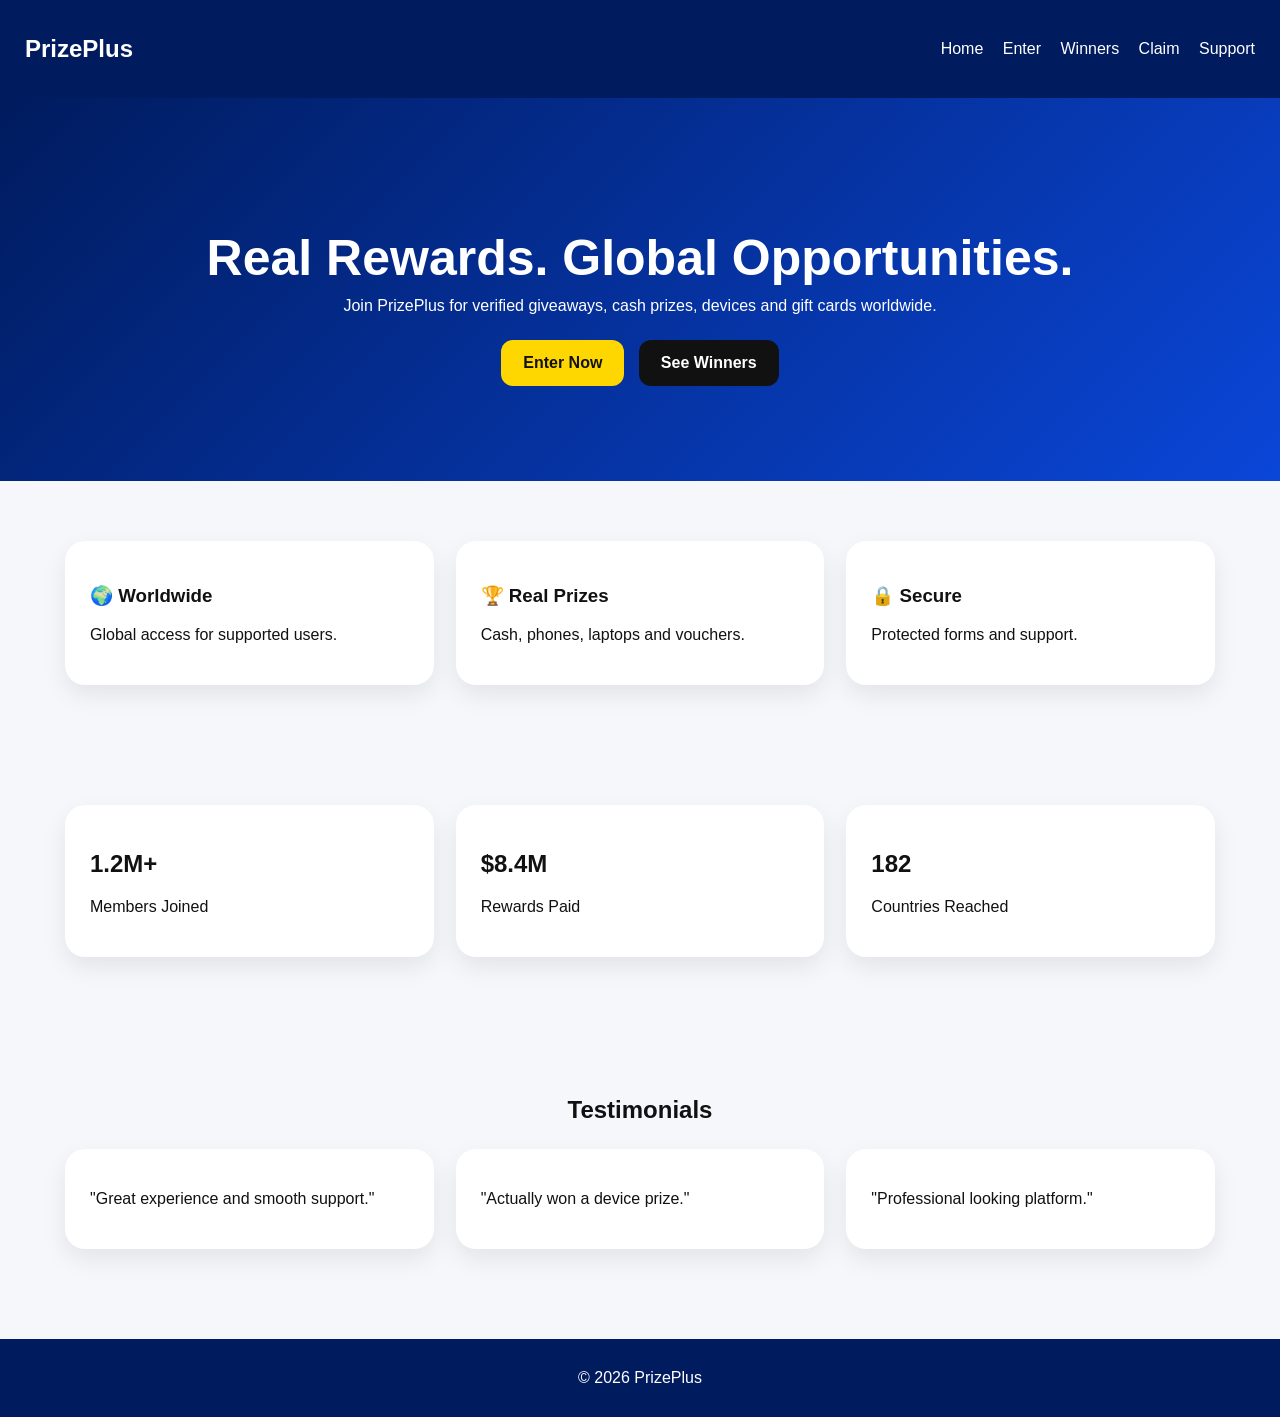
<file: index.html>
<!-- index.html -->
<!DOCTYPE html>
<html lang="en">
<head>
<meta charset="UTF-8">
<meta name="viewport" content="width=device-width, initial-scale=1.0">
<title>PrizePlus</title>
<link rel="stylesheet" href="style.css">
</head>
<body>

<header>
  <h2>PrizePlus</h2>
  <nav>
    <a href="index.html">Home</a>
    <a href="enter.html">Enter</a>
    <a href="winners.html">Winners</a>
    <a href="claim.html">Claim</a>
    <a href="contact.html">Support</a>
  </nav>
</header>

<section class="hero">
  <h1>Real Rewards. Global Opportunities.</h1>
  <p>Join PrizePlus for verified giveaways, cash prizes, devices and gift cards worldwide.</p>
  <a class="btn gold" href="enter.html">Enter Now</a>
  <a class="btn dark" href="winners.html">See Winners</a>
</section>

<section class="wrap grid">
  <div class="card"><h3>🌍 Worldwide</h3><p>Global access for supported users.</p></div>
  <div class="card"><h3>🏆 Real Prizes</h3><p>Cash, phones, laptops and vouchers.</p></div>
  <div class="card"><h3>🔒 Secure</h3><p>Protected forms and support.</p></div>
</section>

<section class="wrap grid">
  <div class="card"><h2>1.2M+</h2><p>Members Joined</p></div>
  <div class="card"><h2>$8.4M</h2><p>Rewards Paid</p></div>
  <div class="card"><h2>182</h2><p>Countries Reached</p></div>
</section>

<section class="wrap">
<h2 class="center">Testimonials</h2>
<div class="grid">
<div class="card"><p>"Great experience and smooth support."</p></div>
<div class="card"><p>"Actually won a device prize."</p></div>
<div class="card"><p>"Professional looking platform."</p></div>
</div>
</section>

<footer>© 2026 PrizePlus</footer>

<script src="script.js"></script>
</body>
</html>
</file>
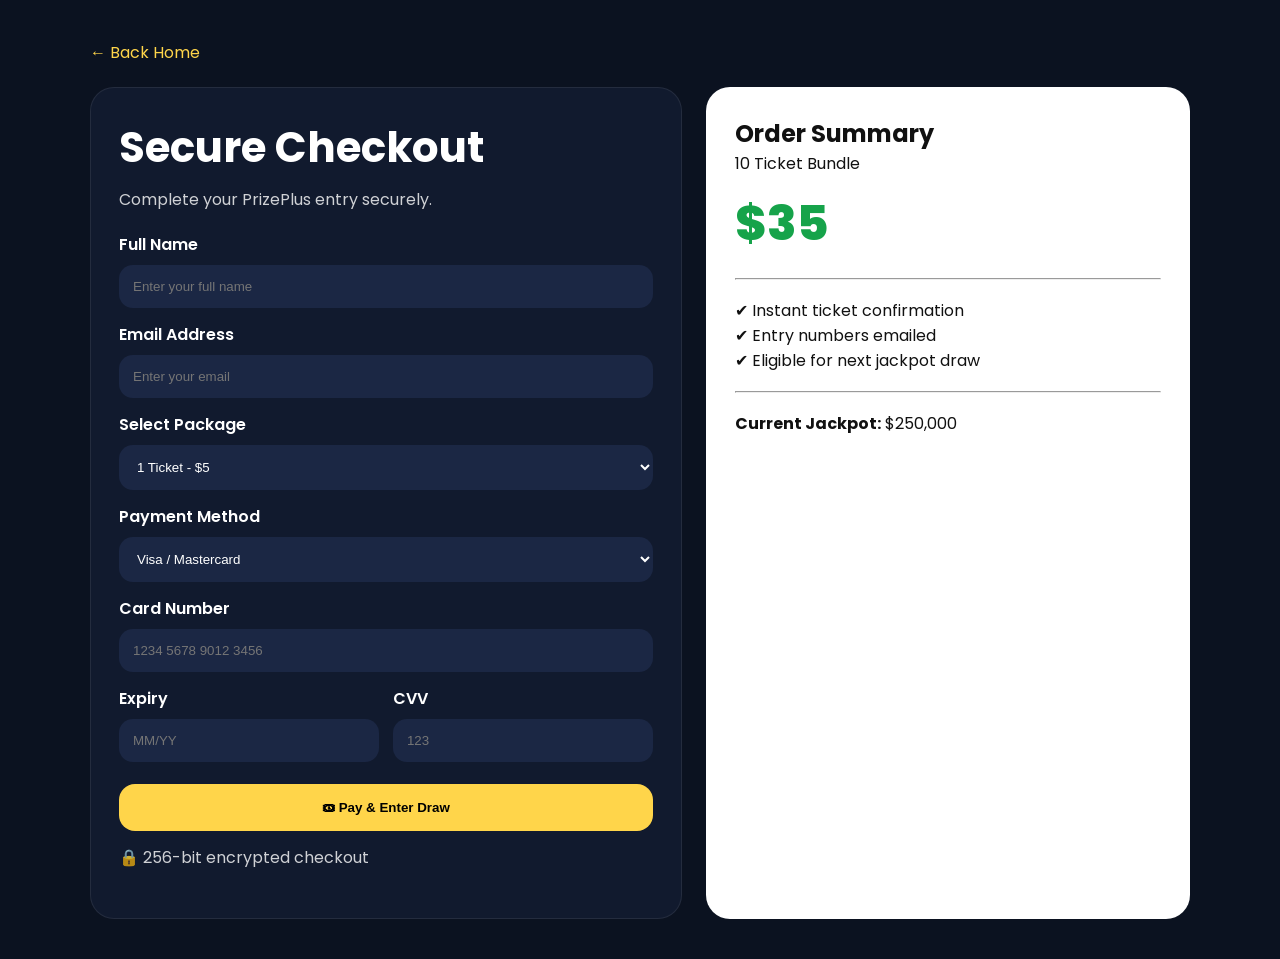
<file: checkout.html>
<!DOCTYPE html>
<html lang="en">
<head>
<meta charset="UTF-8">
<meta name="viewport" content="width=device-width, initial-scale=1.0">
<title>PrizePlus Checkout</title>
<link href="https://fonts.googleapis.com/css2?family=Poppins:wght@400;600;700&display=swap" rel="stylesheet">

<style>
*{margin:0;padding:0;box-sizing:border-box;}
body{
font-family:Poppins,sans-serif;
background:#0b1220;
color:#fff;
}
.container{
width:92%;
max-width:1100px;
margin:auto;
padding:40px 0;
}
.grid{
display:grid;
grid-template-columns:1.1fr .9fr;
gap:24px;
}
.card{
background:#111a2e;
padding:28px;
border-radius:24px;
border:1px solid rgba(255,255,255,.08);
}
.summary{
background:#fff;
color:#111;
}
h1{
font-size:42px;
margin-bottom:8px;
}
p.small{
opacity:.8;
margin-bottom:20px;
}
label{
display:block;
margin:14px 0 8px;
font-weight:600;
}
input,select{
width:100%;
padding:14px;
border:none;
border-radius:14px;
background:#1b2744;
color:#fff;
}
.row{
display:grid;
grid-template-columns:1fr 1fr;
gap:14px;
}
button{
width:100%;
padding:16px;
margin-top:22px;
border:none;
border-radius:16px;
background:#ffd54a;
font-weight:800;
cursor:pointer;
}
.price{
font-size:48px;
font-weight:800;
color:#16a34a;
margin:12px 0;
}
a{
color:#ffd54a;
text-decoration:none;
}
@media(max-width:900px){
.grid,.row{grid-template-columns:1fr;}
}
</style>
</head>

<body>

<div class="container">

<div style="margin-bottom:22px;">
<a href="index.html">← Back Home</a>
</div>

<div class="grid">

<div class="card">
<h1>Secure Checkout</h1>
<p class="small">Complete your PrizePlus entry securely.</p>

<label>Full Name</label>
<input type="text" placeholder="Enter your full name">

<label>Email Address</label>
<input type="email" placeholder="Enter your email">

<label>Select Package</label>
<select>
<option>1 Ticket - $5</option>
<option>5 Tickets - $20</option>
<option>10 Tickets - $35</option>
</select>

<label>Payment Method</label>
<select>
<option>Visa / Mastercard</option>
<option>PayPal</option>
<option>Bank Transfer</option>
<option>Mobile Wallet</option>
</select>

<label>Card Number</label>
<input type="text" placeholder="1234 5678 9012 3456">

<div class="row">
<div>
<label>Expiry</label>
<input type="text" placeholder="MM/YY">
</div>

<div>
<label>CVV</label>
<input type="text" placeholder="123">
</div>
</div>

<button>🎟 Pay & Enter Draw</button>

<p class="small" style="margin-top:14px;">🔒 256-bit encrypted checkout</p>

</div>

<div class="card summary">
<h2>Order Summary</h2>
<p>10 Ticket Bundle</p>

<div class="price">$35</div>

<hr style="margin:18px 0;">

<p>✔ Instant ticket confirmation</p>
<p>✔ Entry numbers emailed</p>
<p>✔ Eligible for next jackpot draw</p>

<hr style="margin:18px 0;">

<p><strong>Current Jackpot:</strong> $250,000</p>
</div>

</div>
</div>

</body>
</html>
</file>
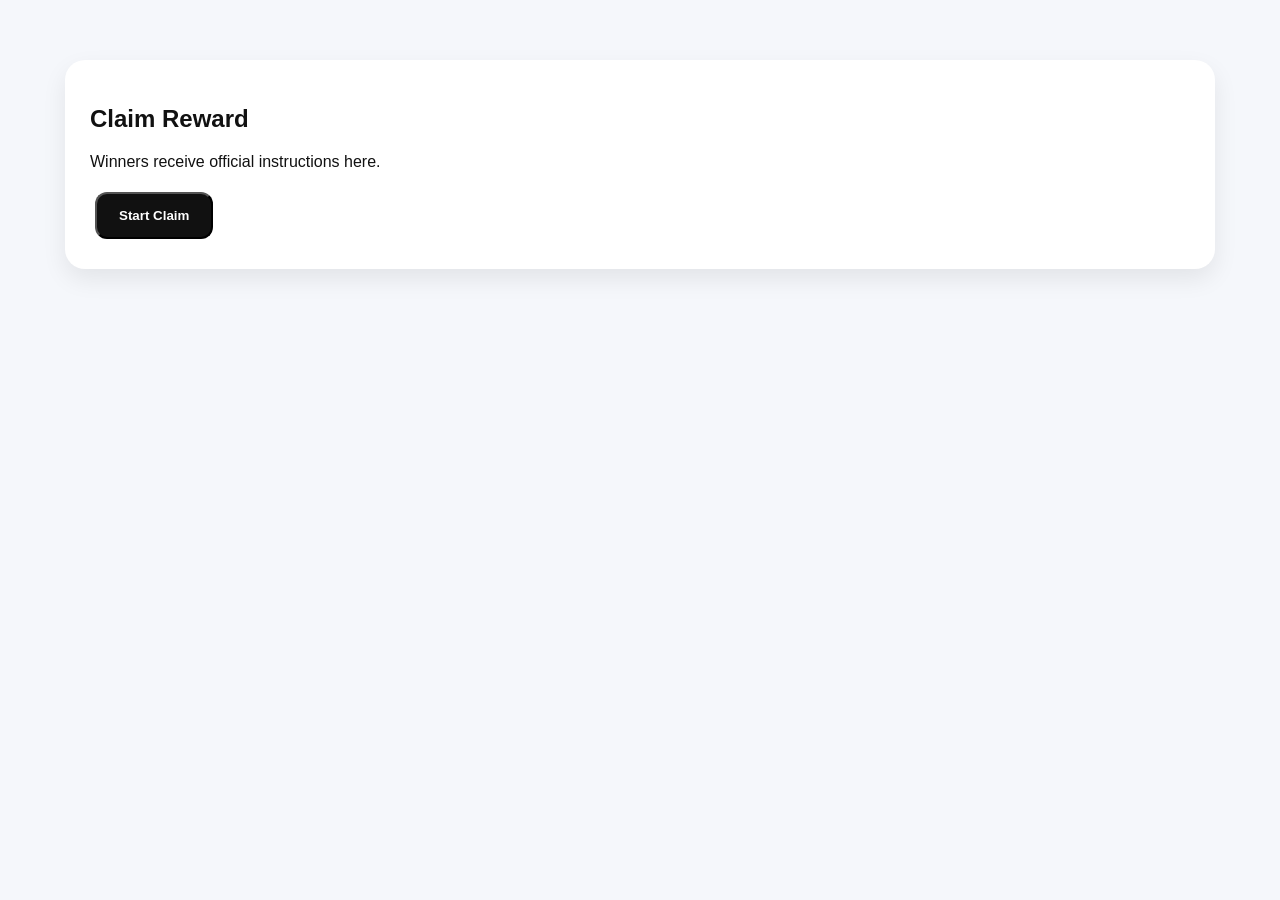
<file: claim.html>
<!-- claim.html -->
<!DOCTYPE html>
<html>
<head>
<title>Claim Prize</title>
<link rel="stylesheet" href="style.css">
</head>
<body>

<section class="wrap">
<div class="card">
<h2>Claim Reward</h2>
<p>Winners receive official instructions here.</p>
<button class="btn dark">Start Claim</button>
</div>
</section>

</body>
</html>
</file>
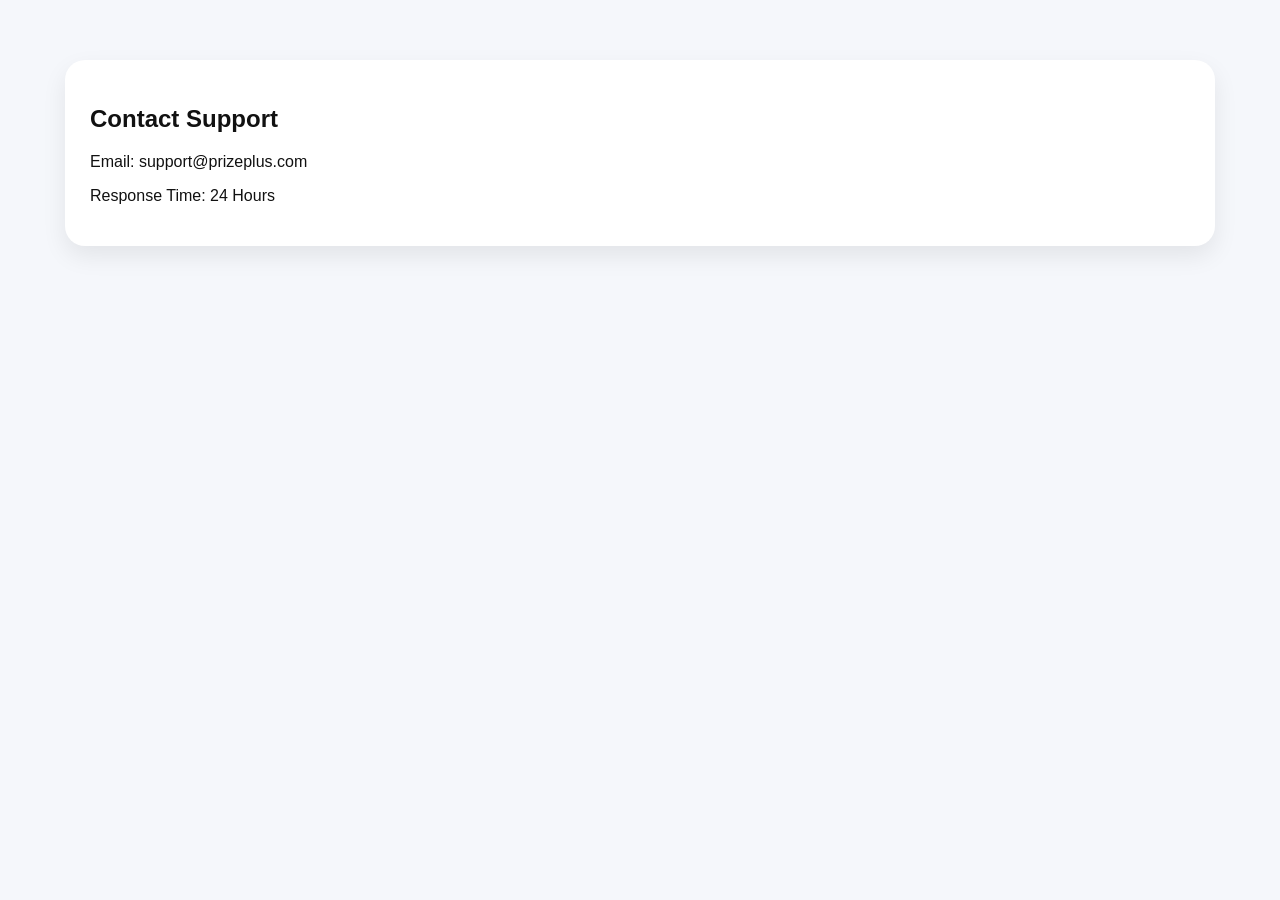
<file: contact.html>
<!-- contact.html -->
<!DOCTYPE html>
<html>
<head>
<title>Support</title>
<link rel="stylesheet" href="style.css">
</head>
<body>

<section class="wrap">
<div class="card">
<h2>Contact Support</h2>
<p>Email: support@prizeplus.com</p>
<p>Response Time: 24 Hours</p>
</div>
</section>

</body>
</html>
</file>
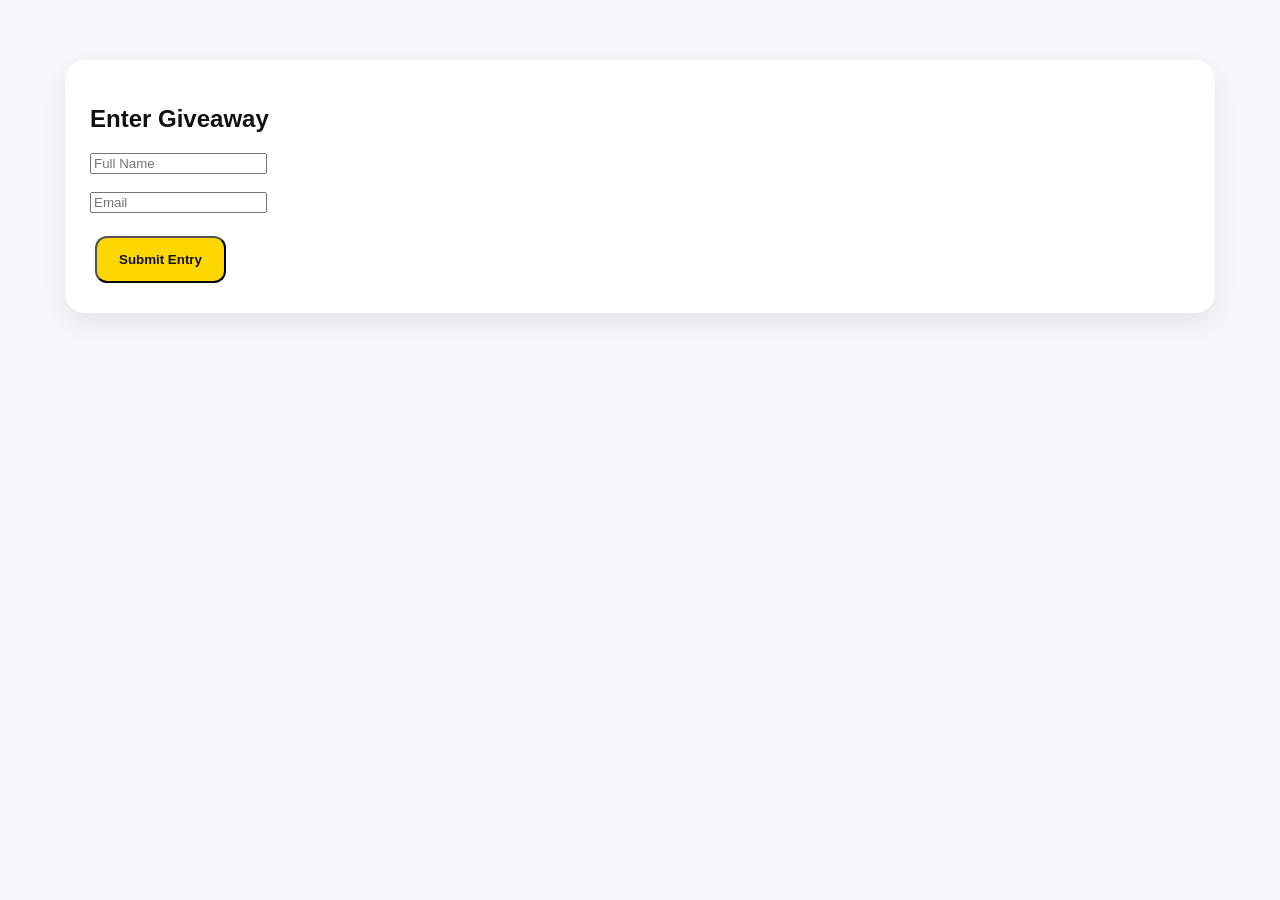
<file: enter.html>
<!-- enter.html -->
<!DOCTYPE html>
<html>
<head>
<title>Enter</title>
<link rel="stylesheet" href="style.css">
</head>
<body>

<section class="wrap">
<div class="card">
<h2>Enter Giveaway</h2>
<input type="text" placeholder="Full Name"><br><br>
<input type="email" placeholder="Email"><br><br>
<button class="btn gold">Submit Entry</button>
</div>
</section>

</body>
</html>
</file>
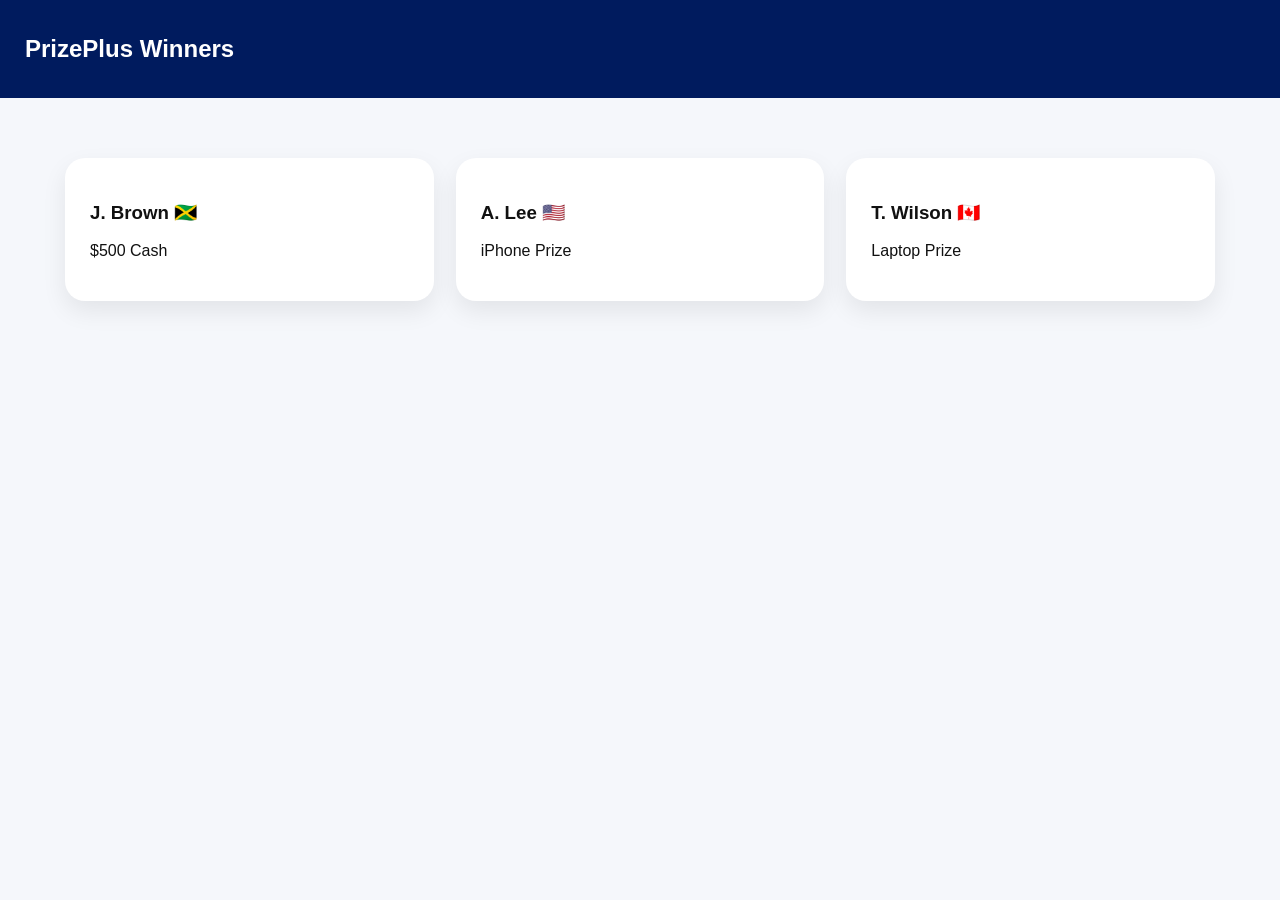
<file: winners.html>
<!-- winners.html -->
<!DOCTYPE html>
<html>
<head>
<title>Winners</title>
<link rel="stylesheet" href="style.css">
</head>
<body>

<header><h2>PrizePlus Winners</h2></header>

<section class="wrap grid">
<div class="card"><h3>J. Brown 🇯🇲</h3><p>$500 Cash</p></div>
<div class="card"><h3>A. Lee 🇺🇸</h3><p>iPhone Prize</p></div>
<div class="card"><h3>T. Wilson 🇨🇦</h3><p>Laptop Prize</p></div>
</section>

</body>
</html>
</file>
<file: style.css>
/* style.css */
body{
margin:0;
font-family:Arial,sans-serif;
background:#f5f7fb;
color:#111;
}

header{
background:#001b5e;
color:white;
padding:15px 25px;
display:flex;
justify-content:space-between;
align-items:center;
flex-wrap:wrap;
}

nav a{
color:white;
text-decoration:none;
margin-left:15px;
}

.hero{
padding:90px 20px;
text-align:center;
background:linear-gradient(135deg,#001b5e,#0a46d8);
color:white;
}

.hero h1{
font-size:50px;
margin-bottom:10px;
}

.hero p{
max-width:700px;
margin:auto;
margin-bottom:20px;
}

.btn{
padding:14px 22px;
border-radius:12px;
text-decoration:none;
font-weight:bold;
margin:5px;
display:inline-block;
}

.gold{
background:#ffd700;
color:#111;
}

.dark{
background:#111;
color:#fff;
}

.wrap{
max-width:1150px;
margin:auto;
padding:60px 20px;
}

.grid{
display:grid;
grid-template-columns:repeat(auto-fit,minmax(250px,1fr));
gap:22px;
}

.card{
background:white;
padding:25px;
border-radius:20px;
box-shadow:0 10px 25px rgba(0,0,0,.08);
}

.center{
text-align:center;
margin-bottom:25px;
}

footer{
background:#001b5e;
color:white;
text-align:center;
padding:30px;
margin-top:30px;
}

@media(max-width:700px){
.hero h1{
font-size:34px;
}
}
</file>
